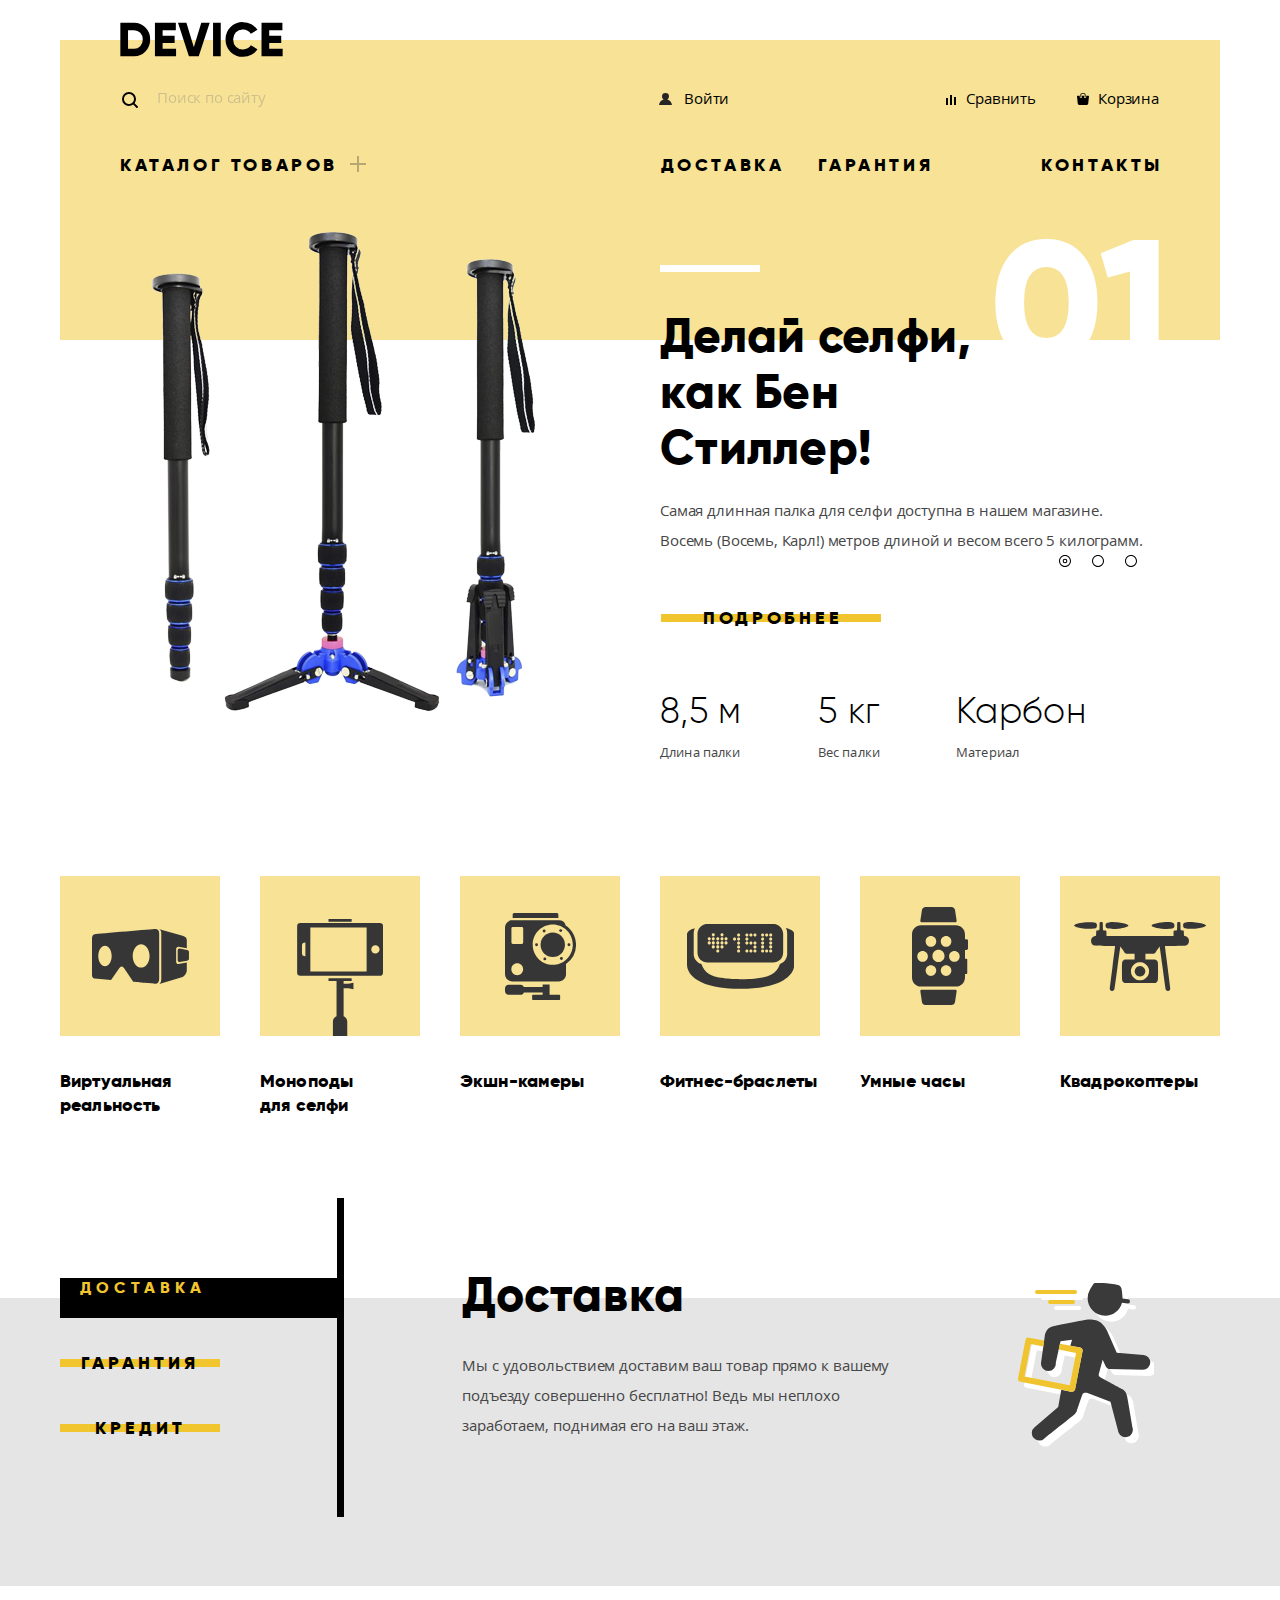
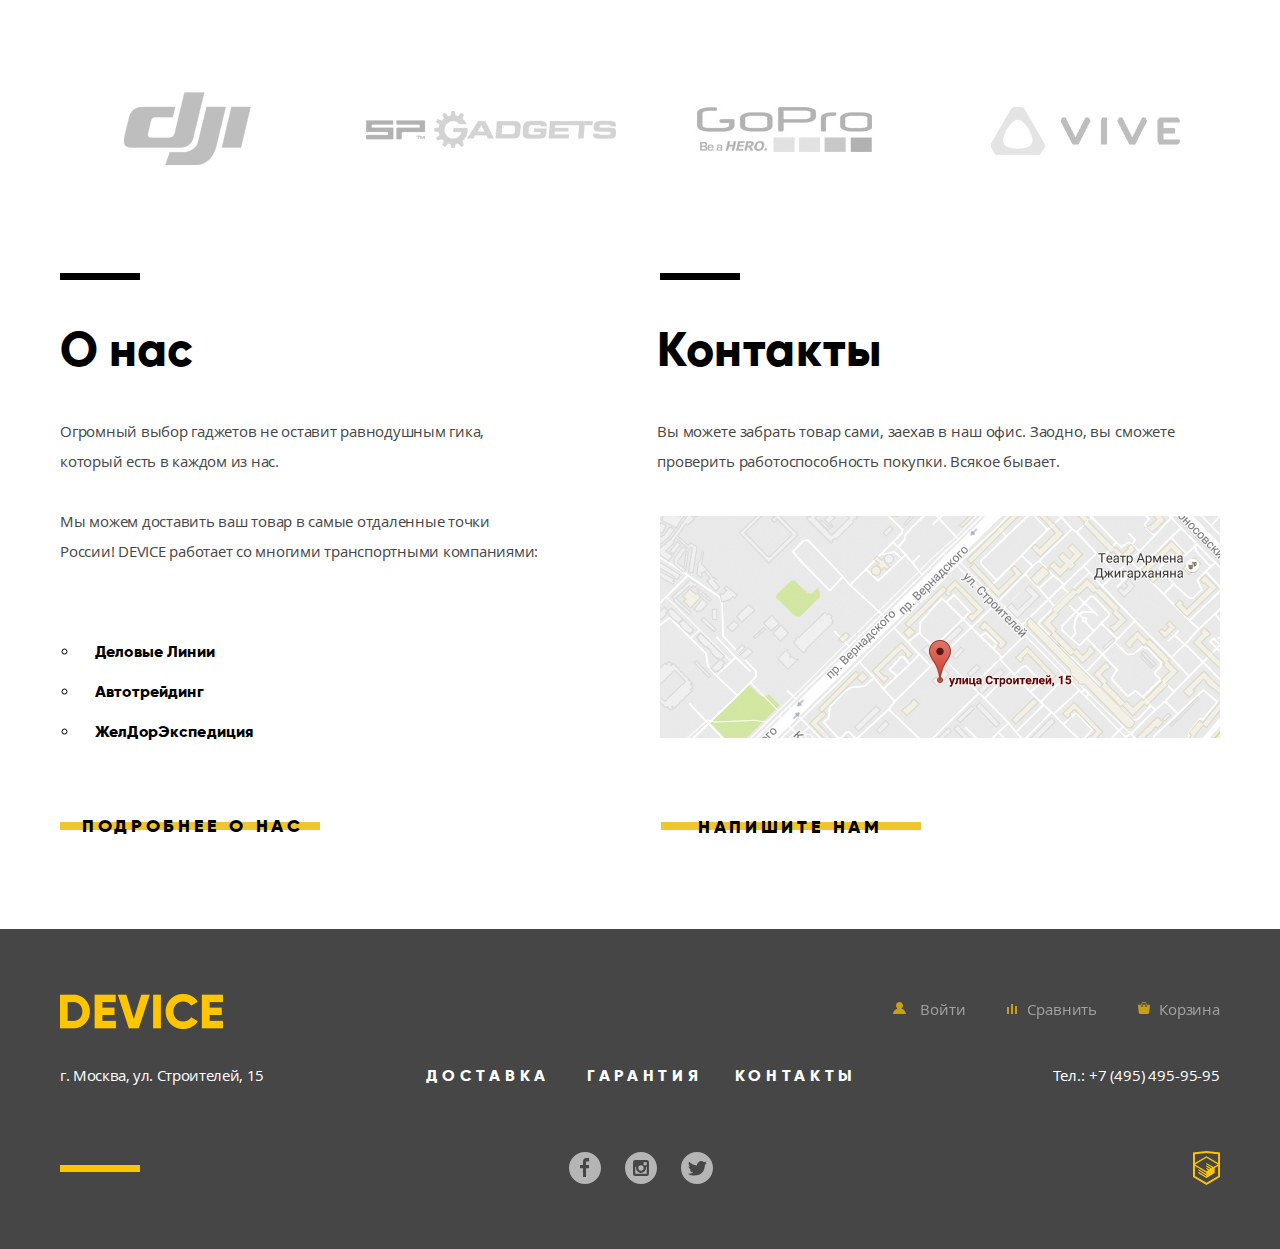
<file: 771177-device-26/index.html>
<!DOCTYPE html>
<html lang="ru">
  <head>
    <meta charset="utf-8">
    <title>HTML Academy: Девайс</title>
    <link rel="stylesheet" href="css/normalize.css">
    <link rel="stylesheet" href="css/main-min.css">
  </head>
  <body>
    <header class="header">
      <div class="container">
        <nav class="nav">
          <a class="header__logo">
            <img src="img/logo-device.svg" alt="Логотип компании Device" width="163" height="35">
          </a>
          <div class="navigation__line">
            <div class="header__search">
              <label class="visually-hidden" for="header-search-field">Поле поиска</label>
              <input class="header__search_field" type="search" name="search" placeholder="Поиск по сайту" id="header-search-field">
              <button type="submit">Найти</button>
            </div>
            <a href="#" class="login__btn login__btn_header">Войти</a>
            <a href="#" class="compare__btn compare__btn_header">Сравнить</a>
            <a href="#" class="cart__btn cart__btn_header">Корзина</a>
          </div>
          <ul class="topmenu">
            <li class="topmenu__item">
              <a href="catalog.html" class="topmenu__catalog">Каталог товаров</a>
              <div class="submenu">
                <ul class="submenu__column">
                  <li class="submenu__item"><a href="#">Виртуальная реальность</a></li>
                  <li class="submenu__item"><a href="index.html">Моноподы для селфи</a></li>
                  <li class="submenu__item"><a href="#">Экшн-камеры</a></li>
                </ul>
                <ul class="submenu__column">
                  <li class="submenu__item"><a href="#">Фитнеc-браслеты</a></li>
                  <li class="submenu__item"><a href="#">Умные часы</a></li>
                </ul>
                <ul class="submenu__column">
                  <li class="submenu__item"><a href="#">Квадрокоптеры</a></li>
                </ul>
              </div>
            </li>
            <li class="topmenu__item"><a href="#">Доставка</a></li>
            <li class="topmenu__item"><a href="#">Гарантия</a></li>
            <li class="topmenu__item"><a href="#">Контакты</a></li>
          </ul>
        </nav>
      </div>
    </header>
    <main>
      <h1 class="visually-hidden">Интернет-магазин электроники "Девайс"</h1>
      <section class="slider">
        <div class="container">
          <div class="selfie">
            <div class="selfie__img">
              <img src="img/slider-1.png" alt="Селфи палки" width="384" height="486">
            </div>
            <div class="selfie__content">
              <p class="selfie__title title">
                Делай селфи, как Бен Стиллер!
              </p>
              <p class="selfie__text">
                Самая длинная палка для селфи доступна в нашем магазине. Восемь (Восемь, Карл!) метров длиной и весом всего 5 килограмм.
              </p>
              <a href="#" class="selfie__more button">Подробнее</a>
              <dl class="selfie__parameters">
                <div>
                  <dt>8,5 м</dt>
                  <dd>Длина палки</dd>
                </div>
                <div>
                  <dt>5 кг</dt>
                  <dd>Вес палки</dd>
                </div>
                <div>
                  <dt>Карбон</dt>
                  <dd>Материал</dd>
                </div>
              </dl>
              <div class="selfie__radio">
                <span></span>
                <span></span>
                <span></span>
              </div>
            </div>
          </div>
          <div class="smartwatch">
            <div class="smartwatch__img">
              <img src="img/slider-2.png" alt="Смарт-часы" width="345" height="485">
            </div>
            <div class="smartwatch__content">
              <p class="smartwatch__title title">
                Худеем правильно!
              </p>
              <p class="smartwatch__text">
                Мотивирующие фитнес-браслеты помогут найти в себе силы не пропускать занятия и соблюдать диету.
              </p>
              <a href="#" class="smartwatch__more button">Подробнее</a>
              <dl class="smartwatch__parameters">
                <dt>48 часов</dt>
                <dd>Без подзарядки</dd>
              </dl>
              <div class="smartwatch__radio">
                <span></span>
                <span></span>
                <span></span>
              </div>
            </div>
          </div>
          <div class="drone">
            <div class="drone__img">
              <img src="img/slider-3.png" alt="Квадрокоптер" width="526" height="334">
            </div>
            <div class="drone__content">
              <p class="drone__title title">
                Порхает как бабочка, жалит как пчела!
              </p>
              <p class="drone__text">
                Этот обычный, на первый взгляд, квадрокоптер оснащен мощным лазером, замаскированным под стандартную камеру.
              </p>
              <a href="#" class="drone__more button">Подробнее</a>
              <dl class="drone__parameters">
                <div>
                  <dt>800 м</dt>
                  <dd>Дальность полета</dd>
                </div>
                <div>
                  <dt>50 м</dt>
                  <dd>Радиус поражения</dd>
                </div>
              </dl>
              <div class="drone__radio">
                <span></span>
                <span></span>
                <span></span>
              </div>
            </div>
          </div>
        </div>
      </section>
      <section class="products">
        <div class="container">
          <h2 class="visually-hidden">Товары нашего магазина</h2>
          <ul class="products__content">
            <li class="products__item">
              <a href="#" class="products__item-image">
                  <img src="img/popular-1.svg" alt="Очки виртуальной реальности" width="97" height="55">
              </a>
              <p class="produts__title">Виртуальная реальность</p>
            </li>
            <li class="products__item">
              <a href="index.html" class="products__item-image products__item-2">
                  <img src="img/popular-2.svg" width="86" height="117" alt="Монопод для селфи">
              </a>
              <p class="produts__title products__title_nd">Моноподы для селфи</p>
            </li>
            <li class="products__item">
              <a href="#" class="products__item-image">
                  <img src="img/popular-3.svg" width="71" height="87" alt="Экшн-камера">
              </a>
              <p class="produts__title">Экшн-камеры</p>
            </li>
            <li class="products__item">
              <a href="#" class="products__item-image">
                  <img src="img/popular-4.svg" width="107" height="65" alt="Фитнеc-браслеты">
              </a>
              <p class="produts__title">Фитнес-браслеты</p>
            </li>
            <li class="products__item">
              <a href="#" class="products__item-image">
                  <img src="img/popular-5.svg" width="56" height="98" alt="Смарт-часы">
              </a>
              <p class="produts__title">Умные часы</p>
            </li>
            <li class="products__item">
              <a href="#" class="products__item-image">
                  <img src="img/popular-6.svg" width="132" height="69" alt="Квадрокоптер">
              </a>
              <p class="produts__title">Квадрокоптеры</p>
            </li>
          </ul>
        </div>
      </section>
      <section class="slider-2">
        <div class="container">
          <div class="slider-2-separate">
            <div class="slider-2__navigation">
              <button type="button" class="delivery__menu delivery__menu_active button">Доставка</button>
              <button type="button" class="guarantee__menu button">Гарантия</button>
              <button type="button" class="credit__menu button">Кредит</button>
            </div>
            <div class="slider-2__content">
              <div class="delivery">
                <div class="delivery__content">
                  <h2 class="delivery__title title">
                    Доставка
                  </h2>
                  <p class="delivery__text">
                    Мы с удовольствием доставим ваш товар прямо к вашему подъезду совершенно бесплатно! Ведь мы неплохо заработаем, поднимая его на ваш этаж.
                  </p>
                  <img src="img/delivery.svg" width="136" height="164" alt="Курьер">
                </div>
              </div>
              <div class="guarantee">
                <div class="guarantee__content">
                  <h2 class="guarantee__title title">
                    Гарантия
                  </h2>
                  <p class="guarantee__text">
                    Если из-за возгорания купленного у нас товара у вас сгорит дом — не переживайте, мы выдадим вам новый. Товар, не дом, конечно же.
                  </p>
                  <img src="img/warranty.svg" width="171" height="194" alt="Инструменты символизирующие ремонт по гарантии">
                </div>
              </div>
              <div class="credit">
                <div class="credit__content">
                  <h2 class="credit__title title">
                    Кредит
                  </h2>
                  <p class="credit__text">
                    Залезть в долговую яму стало проще! Кредитные консультанты подберут для вас наиболее выгодные условия кредита. Выгодные для нашего банка, разумеется.
                  </p>
                  <img src="img/credit.svg" width="156" height="186" alt="Изображение человека с кредитной картой">
                </div>
              </div>
            </div>
          </div>
        </div>
      </section>
      <section class="brands">
        <div class="container">
          <ul class="brands__list"> <!-- Ховером добавяться цветные картинки -->
            <li class="brands__item">
              <a href="https://www.dji.com/">
                <img src="img/logo-1-colored.jpg" width="260" height="100" alt="Логотип компании DJI">
              </a>
            </li>
            <li class="brands__item">
              <a href="http://www.sp-gadgets.com/">
                <img src="img/logo-2-colored.jpg" width="260" height="100" alt="Логотип компании SP Gadgets">
              </a>
            </li>
            <li class="brands__item">
              <a href="https://gopro.com/en/us/">
                <img src="img/logo-3-colored.jpg" width="260" height="100" alt="Логотип компании GoPro">
              </a>
            </li>
            <li class="brands__item">
              <a href="https://www.vive.com/eu/">
                <img src="img/logo-4-colored.jpg" width="260" height="100" alt="Логотип компании Vive">
              </a>
            </li>
          </ul>
        </div>
      </section>
      <section class="about-us">
        <div class="container">
          <div class="about">
            <h2 class="about__title title">
              О нас
            </h2>
            <p class="about__text">
              Огромный выбор гаджетов не оставит равнодушным гика, который есть в каждом из нас.
            </p>
            <p class="about__text">
              Мы можем доставить ваш товар в самые отдаленные точки России! DEVICE работает со многими транспортными компаниями:
            </p>
            <ul class="about__list">
              <li class="about__item">
                Деловые Линии
              </li>
              <li class="about__item">
                Автотрейдинг
              </li>
              <li class="about__item">
                ЖелДорЭкспедиция
              </li>
            </ul>
            <a href="#" class="about__more button">
              Подробнее о нас
            </a>
          </div>
          <div class="contacts">
            <h2 class="contacts__title title">
              Контакты
            </h2>
            <p class="contacts__text">
              Вы можете забрать товар сами, заехав в наш офис. Заодно, вы сможете проверить работоспособность покупки. Всякое бывает.
            </p>
            <div class="contacts__map"> <!-- Рабочая карта со скрипта -->
              <a href="https://www.google.com.ua/maps/place/%D0%A8%D0%BA%D0%BE%D0%BB%D0%B0+%E2%84%96+118/@55.687057,37.5249053,17z/data=!4m12!1m6!3m5!1s0x46b54cf647eb9329:0x46f17e1ac059155e!2z0JTRgNCw0LzQsNGC0LjRh9C10YHQutC40Lkg0KLQtdCw0YLRgCAi0JLQtdGA0L3QsNC00YHQutC-0LPQviwgMTMi!8m2!3d55.687054!4d37.527094!3m4!1s0x46b54cf6f5f5c4ad:0xbce6da52bb328417!8m2!3d55.6869115!4d37.5296362?hl=ru">
                <img src="img/map.jpg" width="560" height="222" alt="Карта офиса по адресу улица Строителей, 15" class="contact__map">
              </a>
            </div>
            <a href="/write-us.html" class="contacts__write button">Нaпишите нам</a>
          </div>
        </div>
      </section>
    </main>
    <footer class="footer">
      <div class="container">
        <div class="footer__navigation">
          <a class="footer__logo">
            <img src="img/logo-y.png" alt="Логотип компании Device" width="163" height="35">
          </a>
          <div class="footer__navigation-menu">
            <a href="#" class="login__btn login__btn_footer">Войти</a>
            <a href="#" class="compare__btn compare__btn_footer">Сравнить</a>
            <a href="#" class="cart__btn cart__btn_footer">Корзина</a>
          </div>
        </div>
        <div class="footer__menu">
          <p class="footer__address">г. Москва, ул. Строителей, 15</p>
          <ul class="navigation__pages">
            <li class="navigation__item"><a href="#">Доставка</a></li>
            <li class="navigation__item"><a href="#">Гарантия</a></li>
            <li class="navigation__item"><a href="#">Контакты</a></li>
          </ul>
          <a href="tel:+74954959595" class="footer__phone">Тел.: +7 (495) 495-95-95</a>
        </div>
        <div class="foonter__contact">
          <div class="footer__contact-line"></div>
          <ul class="footer__contacts">
            <li><a href="#" class="social__icons social__icons_fb" aria-label="Интернет-магазин Девайс на фейсбуке"></a></li>
            <li><a href="#" class="social__icons social__icons_instagram" aria-label="Интернет-магазин Девайс в инстаграме"></a></li>
            <li><a href="#" class="social__icons social__icons_twitter" aria-label="Интернет-магазин Девайс в твиттере"></a></li>
          </ul>
          <a class="footer__academy" href="https://htmlacademy.ru/intensive/htmlcss" aria-label="Страница HTML Академии"></a>
        </div>
      </div>
    </footer>

    <!-- Модальное окно обратной связи -->

    <section class="modal contact__form" id="contact-form">
      <p class="visually-hidden">Форма обратной связи</p>
      <form action="#" method="POST">
        <p class="contact__name">
          <label for="contact-form-name">
            Ваше имя:
            <input type="text" name="name" value="" placeholder="Имя Фамилия" id="contact-form-name">
          </label>
          <label for="contact-form-email">
            Ваш e-mail:
            <input type="email" name="email" value="" placeholder="email@example.com" id="contact-form-email">
          </label>
        </p>
        <p class="contact__text-area">
          <label for="contact-form-message">
            Текст письма:
            <textarea class="textarea" name="message" maxlength="900" placeholder="В свободной форме" id="contact-form-message" cols="20" rows="10"></textarea>
          </label>
        </p>
        <button class="button popup__btn" type="submit">Отправить</button>
      </form>
      <button class="popup__close" aria-label="Кнопка закрытия модального окна" type="button"></button>
    </section>

    <!-- Модальное окно карты магазина -->

    <section class="modal map__form" id="map-form">
      <iframe src="https://www.google.com/maps/embed?pb=!1m18!1m12!1m3!1d5048.95079751153!2d37.525704557498244!3d55.688436582435614!2m3!1f0!2f0!3f0!3m2!1i1024!2i768!4f13.1!3m3!1m2!1s0x46b54cf65f5c8955%3A0x694710ccd55501e!2z0YPQuy4g0KHRgtGA0L7QuNGC0LXQu9C10LksIDE1LCDQnNC-0YHQutCy0LAsINCg0L7RgdGB0LjRjywgMTE5MzEx!5e0!3m2!1sru!2sua!4v1572797413524!5m2!1sru!2sua" allowfullscreen=""></iframe>        <p><img class="contact__map" src="img/map-big.png" width="960" height="559" alt="Карта офиса по адресу улица Строителей, 15" ></p>
      <button class="popup__close" aria-label="Кнопка закрытия модального окна" type="button"></button>
    </section>

    <script src="js/contact-min.js"></script>
    <script src="js/map-min.js"></script>

  </body>
</html>
</file>
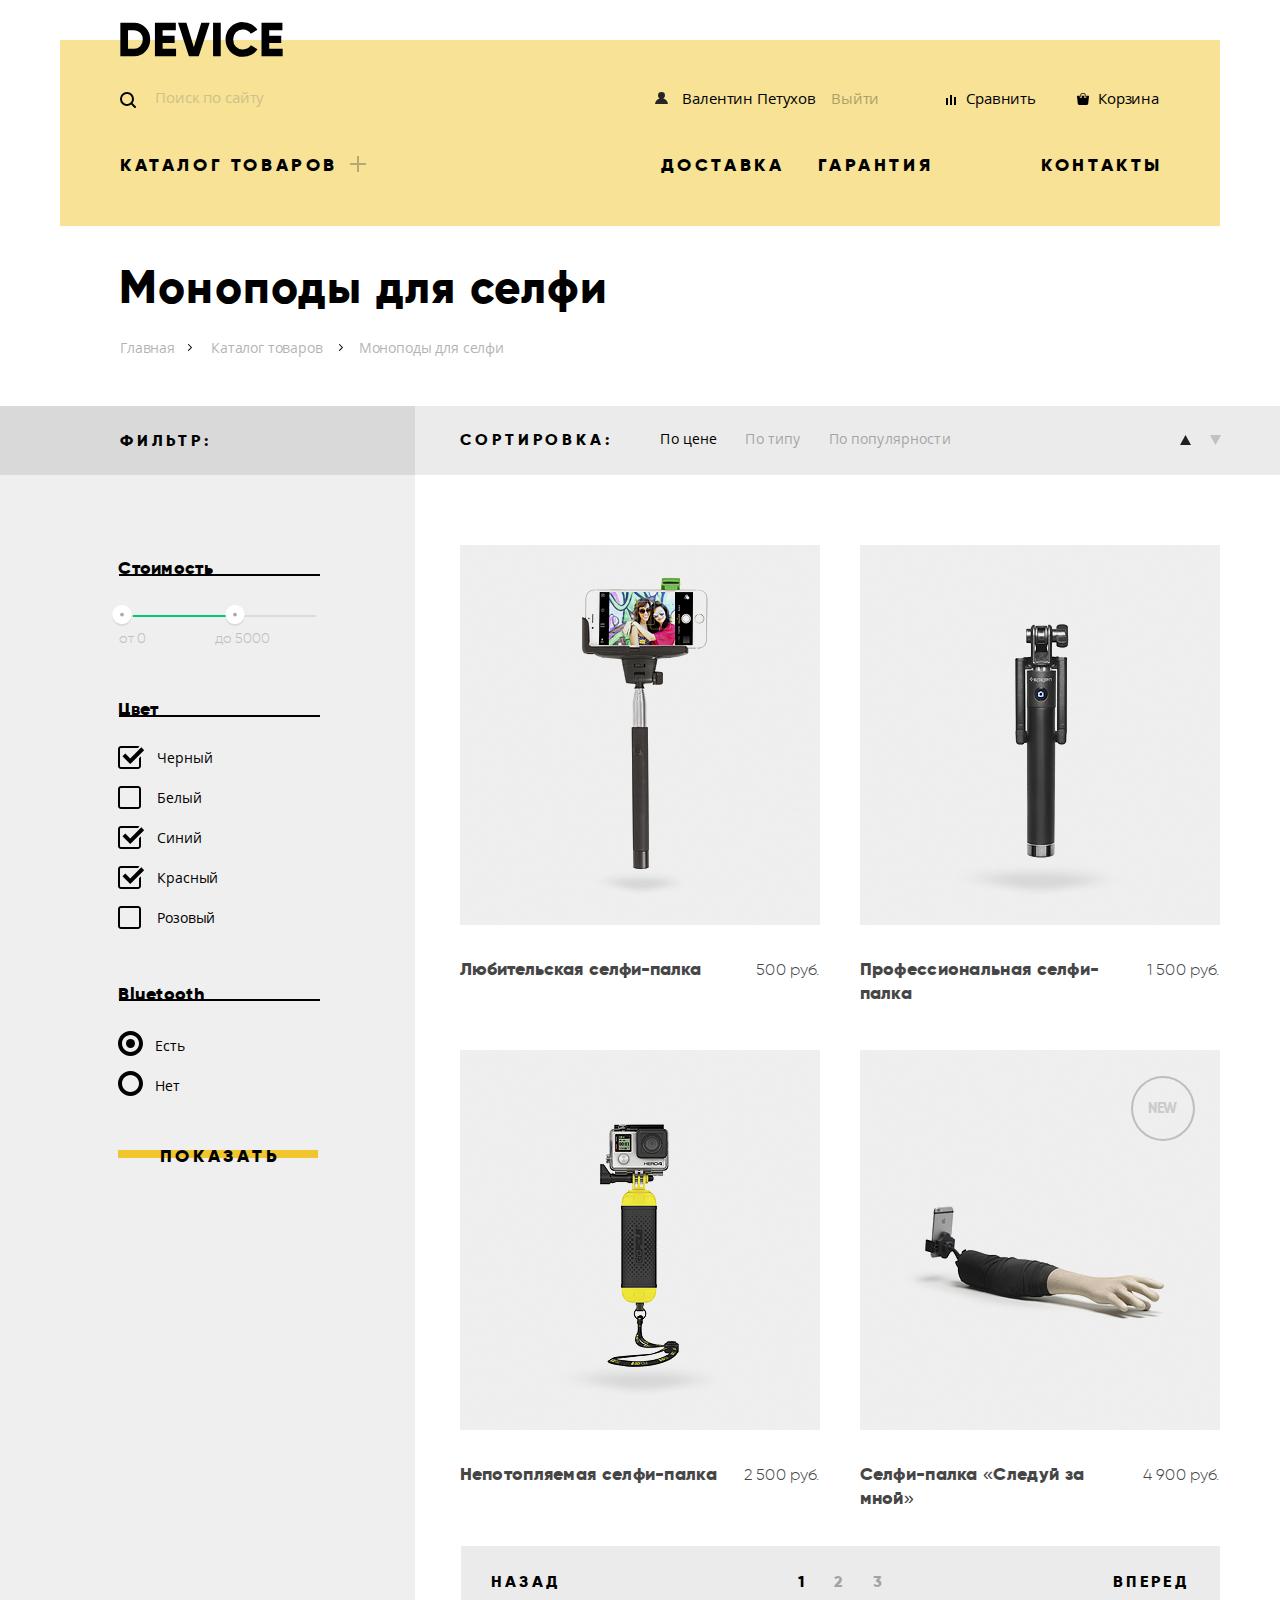
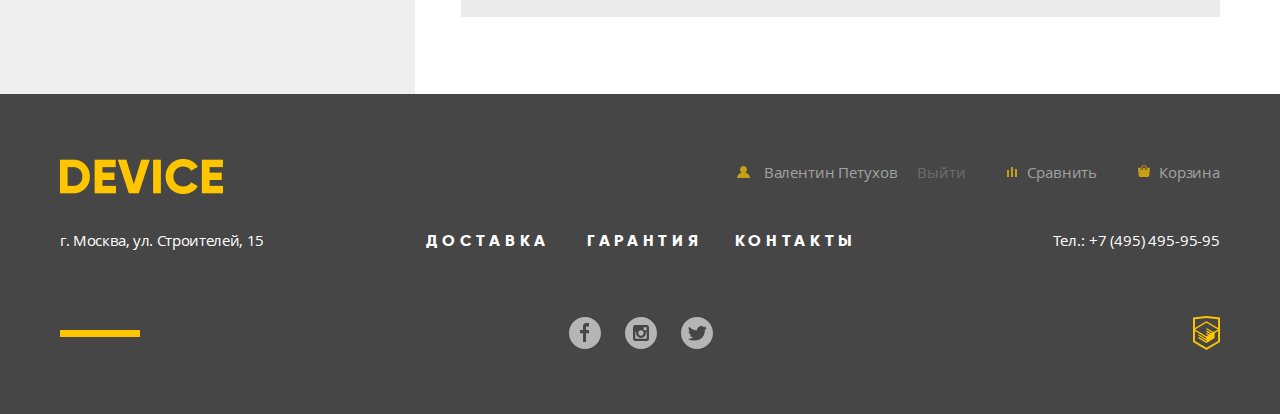
<file: 771177-device-26/catalog.html>
<!DOCTYPE html>
<html lang="ru">
  <head>
    <meta charset="utf-8">
    <title>HTML Academy: Девайс - Каталог товаров</title>
    <link rel="stylesheet" href="css/normalize.css">
    <link rel="stylesheet" href="css/main-min.css">
  </head>
  <body>
    <header class="header__inner">
      <div class="container">
        <nav class="nav">
          <a href="index.html" class="header__logo">
            <img src="img/logo-device.svg" alt="Логотип компании Device" width="163" height="35">
          </a>
          <div class="navigation__line">
            <div class="header__search">
              <label class="visually-hidden" for="header-search-field">Поле поиска</label>
              <input class="header__search_field" type="search" name="search" placeholder="Поиск по сайту" id="header-search-field">
              <button type="submit">Найти</button>
            </div>
            <a href="index.html" class="header__profile header__profile_button">Валентин Петухов</a>
            <a href="#" class="logout__btn">Выйти</a>
            <a href="#" class="compare__btn compare__btn_header">Сравнить</a>
            <a href="#" class="cart__btn cart__btn_header">Корзина</a>
          </div>
          <ul class="topmenu">
            <li class="topmenu__item">
              <a href="catalog.html" class="topmenu__catalog">Каталог товаров</a>
              <div class="submenu">
                <ul class="submenu__column">
                  <li class="submenu__item"><a href="#">Виртуальная реальность</a></li>
                  <li class="submenu__item"><a href="#">Моноподы для селфи</a></li>
                  <li class="submenu__item"><a href="#">Экшн-камеры</a></li>
                </ul>
                <ul class="submenu__column">
                  <li class="submenu__item"><a href="#">Фитнеc-браслеты</a></li>
                  <li class="submenu__item"><a href="#">Умные часы</a></li>
                </ul>
                <ul class="submenu__column">
                  <li class="submenu__item"><a href="#">Квадрокоптеры</a></li>
                </ul>
              </div>
            </li>
            <li class="topmenu__item"><a href="#">Доставка</a></li>
            <li class="topmenu__item"><a href="#">Гарантия</a></li>
            <li class="topmenu__item"><a href="#">Контакты</a></li>
          </ul>
        </nav>
      </div>
    </header>
    <main>
      <h1 class="visually-hidden">Каталог товаров</h1>
      <section class="main__title">
        <div class="container">
          <h1 class="catalog__title title">Моноподы для селфи</h1>
          <ul class="pages">
            <li class="pages__item">
              <a href="index.html" class="pages-main">Главная</a>
            </li>
            <li class="pages__item">
              <a href="catalog.html" class="pages__catalog">Каталог товаров</a>
            </li>
            <li class="pages__item">
              <a class="pages__selfie">Моноподы для селфи</a>
            </li>
          </ul>
        </div>
      </section>
      <section class="content__nav">
        <div class="container">
          <p class="filter__title">Фильтр:</p>
          <p class="content__title">Сортировка:</p>
          <ul class="content__sort">
            <li class="content__sort_item"><a href="#">По цене</a></li>
            <li class="content__sort_item"><a href="#">По типу</a></li>
            <li class="content__sort_item"><a href="#">По популярности</a></li>
            <li class="content__arrow content__arrow_up"><span></span></li>
            <li class="content__arrow content__arrow_down"><span></span></li>
            <!-- Место кнопок для навигации между страницами реализуемые с помощью CSS -->
          </ul>
        </div>
      </section>
      <section class="shop">
        <div class="container">
          <div class="filters">
            <form action="https://echo.htmlacademy.ru/" method="POST">
              <fieldset class="price">
                <legend class="price__title">Стоимость</legend>
                <div class="price__scale">
                  <div class="price__scale price__scale_line">
                    <div class="price__scale price__scale_inner">
                      <div class="price__scale price__scale_active"></div>
                    </div>
                    <div class="price__button price__button_min"></div>
                    <div class="price__button price__button_max"></div>
                  </div>
                  <div class="price__value">
                    <label class="price__value-min" for="price__min">от<input id="price__min" type="text" value="0" placeholder="0" aria-label="Минимальная стоимость товара"></label>
                    <label class="price__value-max" for="price__max">до<input id="price__max" type="text" value="5000" placeholder="5000" aria-label="Максимальная стоимость товара"></label>
                  </div>
                </div>
              </fieldset>
              <fieldset class="color">
                <legend class="color__title">Цвет</legend>
                <ul class="color__list">
                  <li class="color__item">
                    <label for="form-color-black">
                      <input type="checkbox" name="color" value="black" checked id="form-color-black" aria-label="Цвет товара черный">
                      <span class="check__box"></span>
                      Черный
                    </label>
                  </li>
                  <li class="color__item">
                    <label for="form-color-white">
                      <input type="checkbox" name="color" value="white" id="form-color-white" aria-label="Цвет товара белый">
                      <span class="check__box"></span>
                      Белый
                    </label>
                  </li>
                  <li class="color__item">
                    <label for="form-color-blue">
                      <input type="checkbox" name="color" value="blue" checked id="form-color-blue" aria-label="Цвет товара синий">
                      <span class="check__box"></span>
                      Синий
                    </label>
                  </li>
                  <li class="color__item">
                    <label for="form-color-red">
                      <input type="checkbox" name="color" value="red" checked id="form-color-red" aria-label="Цвет товара красный">
                      <span class="check__box"></span>
                      Красный
                    </label>
                  </li>
                  <li class="color__item">
                    <label for="form-color-pink">
                      <input type="checkbox" name="color" value="pink" id="form-color-pink" aria-label="Цвет товара розовый">
                      <span class="check__box"></span>
                      Розовый
                    </label>
                  </li>
                </ul>
              </fieldset>
              <fieldset class="bluetooth">
                <legend class="bluetooth__title">Bluetooth</legend>
                <ul class="bluetooth__list">
                  <li class="bluetooth__item">
                    <label for="form-bluetooth-yes">
                      <input name="bluetooth" type="radio" value="availible" checked id="form-bluetooth-yes" aria-label="Наличин блютус да">
                      <span class="radio__btn"></span>
                      Есть
                    </label>
                  </li>
                  <li class="bluetooth__item">
                    <label for="form-bluetooth-no">
                      <input name="bluetooth" type="radio" value="notavailible" id="form-bluetooth-no" aria-label="Наличин блютус нет">
                      <span class="radio__btn"></span>
                      Нет
                    </label>
                  </li>
                </ul>
              </fieldset>
              <button type="submit" class="form__btn button">Показать</button>
            </form>
          </div>
          <div class="content">
            <ul class="content__list">
              <li class="content__item">
                <img src="img/item-1.jpg" alt="Монопод для селфи" width="360" height="380">
                <div class="content__overlay">
                  <a href="#" class="button overlay__button">В Корзину</a>
                  <a href="#" class="overlay__add">Добавить к сравнению</a>
                </div>
                <div class="content__description">
                  <p>Любительская селфи-палка</p>
                  <span>500 руб.</span>
                </div>
              </li>
              <li class="content__item">
                <img src="img/item-2.jpg" alt="Монопод для селфи" width="360" height="380">
                <div class="content__overlay">
                  <a href="#" class="button overlay__button">В Корзину</a>
                  <a href="#" class="overlay__add">Добавить к сравнению</a>
                </div>
                <div class="content__description">
                  <p>Профессиональная селфи-палка</p>
                  <span>1 500 руб.</span>
                </div>
              </li>
              <li class="content__item">
                <img src="img/item-3.jpg" alt="Монопод для селфи" width="360" height="380">
                <div class="content__overlay">
                  <a href="#" class="button overlay__button">В Корзину</a>
                  <a href="#" class="overlay__add">Добавить к сравнению</a>
                </div>
                <div class="content__description">
                  <p>Непотопляемая селфи-палка</p>
                  <span>2 500 руб.</span>
                </div>
              </li>
              <li class="content__item">
                <img src="img/item-4.jpg" alt="Монопод для селфи" width="360" height="380">
                <div class="content__overlay">
                  <a href="#" class="button overlay__button">В Корзину</a>
                  <a href="#" class="overlay__add">Добавить к сравнению</a>
                </div>
                <div class="content__description">
                  <p>Селфи-палка «Следуй за мной»</p>
                  <span>4 900 руб.</span>
                </div>
              </li>
            </ul>
            <div class="pagination">
              <ul class="pagination__list">
                <li class="pagination__item"><a href="#" class="pagination__back">Назад</a></li>
                <li class="pagination__item"><a href="#" class="pagination__pages pagination__pages_first">1</a></li>
                <li class="pagination__item"><a href="#" class="pagination__pages">2</a></li>
                <li class="pagination__item"><a href="#" class="pagination__pages">3</a></li>
                <li class="pagination__item"><a href="#" class="pagination__further">Вперед</a></li>
              </ul>
            </div>
          </div>
        </div>
      </section>
    </main>
    <footer class="footer">
      <div class="container">
        <div class="footer__navigation">
          <a class="footer__logo">
            <img src="img/logo-y.png" alt="Логотип компании Device" width="163" height="35">
          </a>
          <div class="footer__navigation_menu">
            <a href="index.html" class="footer__profile footer__profile_button">Валентин Петухов</a>
            <a href="#" class="logout__btn logout__btn_footer">Выйти</a>
            <a href="#" class="compare__btn compare__btn_footer">Сравнить</a>
            <a href="#" class="cart__btn cart__btn_footer">Корзина</a>
          </div>
        </div>
        <div class="footer__menu">
          <p class="footer__address">г. Москва, ул. Строителей, 15</p>
          <ul class="navigation__pages">
            <li class="navigation__item"><a href="#">Доставка</a></li>
            <li class="navigation__item"><a href="#">Гарантия</a></li>
            <li class="navigation__item"><a href="#">Контакты</a></li>
          </ul>
          <a href="tel:+74954959595" class="footer__phone">Тел.: +7 (495) 495-95-95</a>
        </div>
        <div class="foonter__contact">
          <div class="footer__contact-line"></div>
          <ul class="footer__contacts">
            <li><a href="#" class="social__icons social__icons_fb" aria-label="Интернет-магазин Девайс на фейсбуке"></a></li>
            <li><a href="#" class="social__icons social__icons_instagram" aria-label="Интернет-магазин Девайс в инстаграме"></a></li>
            <li><a href="#" class="social__icons social__icons_twitter" aria-label="Интернет-магазин Девайс в твиттере"></a></li>
          </ul>
          <a class="footer__academy" href="https://htmlacademy.ru/intensive/htmlcss" aria-label="Страница HTML Академии"></a>
        </div>
      </div>
    </footer>
  </body>
</html>
</file>
<file: 771177-device-26/css/main-min.css>
@font-face{font-family:'Gilroy-bold';src:url('../fonts/gilroyextrabold.woff2') format('woff2'),url('../fonts/gilroyextrabold.woff') format('woff')}@font-face{font-family:'Gilroy-light';src:url('../fonts/gilroylight.woff2') format('woff2'),url('../fonts/gilroylight.woff') format('woff')}@font-face{font-family:'Open-sans';src:url('../fonts/opensans.woff2') format('woff2'),url('../fonts/opensans.woff') format('woff')}@font-face{font-family:'Open-sans-light';src:url('../fonts/opensanslight.woff2') format('woff2'),url('../fonts/opensanslight.woff') format('woff')}body{margin:0;padding:0;font-family:"Open-sans",Arial,sans-serif;font-size:15px;line-height:30px;font-weight:300;letter-spacing:-0.15px;color:#464646;min-width:1160px}.visually-hidden{position:absolute;width:1px;height:1px;margin:-1px;border:0;padding:0;clip:rect(0 0 0 0);overflow:hidden}.container{width:1160px;margin:0 auto;position:relative}.nav{background-color:#f7e296;margin-top:40px;position:relative;padding-bottom:145px}.header__inner .nav{padding-bottom:31px}.header__logo{position:absolute;top:-18px;left:60px}.header__logo:hover,.header__logo:focus,.footer__logo:hover,.footer__logo:focus{opacity:0.6;transition:0.2s ease}.header__logo:active,.footer__logo:active{opacity:0.3}.header__search_field{opacity:0.3;font-family:"Open-sans",Arial,sans-serif;font-style:normal;letter-spacing:-0.15px;text-align:left;background:transparent;border:0;width:356px;border-bottom:2px solid transparent;padding-bottom:10px}.header__search::before{content:url("../img/search.svg");display:flex;opacity:1;width:16px;height:16px;position:absolute;top:5px;left:-33px}.header__search_field:hover{opacity:0.6}.header__search_field:focus{color:#000000;border-bottom:2px solid #000000;opacity:1}.header__search{position:relative;margin-top:42px;margin-right:173px}.header__search button{border:solid 2px #000000;font-size:15px;opacity:0;background-color:transparent;padding:14px 18px;left:355px;position:absolute;top:-13px}.header__search_field:focus + button{opacity:1}.header__search button:hover,.header__search button:focus{color:#ffffff;background-color:#000000;transition:0.3s ease}.header__search button:active{opacity:1;color:rgba(255,255,255,0.3)}.login__btn:hover,.login__btn:focus,.compare__btn:hover,.compare__btn:focus,.cart__btn:hover,.cart__btn:focus,.logout__btn:hover,.logout__btn:focus,.header__profile_button:hover,.header__profile_button:focus{opacity:0.6;transition:0.2s ease}.login__btn:active,.compare__btn:active,.cart__btn:active,.logout__btn:active,.header__profile_button:active{opacity:0.3}.login__btn_header,.compare__btn_header,.cart__btn_header,.logout__btn,.header__profile_button{color:#000000;position:relative;text-decoration:none}.login__btn_header{margin-right:237px}.logout__btn{margin-right:87px;opacity:0.3}.header__profile_button{margin-right:15px;position:relative}.header__profile_button::before{content:url("../img/user.svg");opacity:1;width:13px;height:12px;position:absolute;top:0;left:-27px}.login__btn_header::before{content:url("../img/user.svg");opacity:1;width:13px;height:12px;position:absolute;top:1px;left:-25px}.compare__btn_header{margin-right:62px}.compare__btn_header::before{content:url("../img/compare.svg");opacity:1;width:10px;height:10px;position:absolute;top:1px;left:-20px}.cart__btn_header{margin-right:61px}.cart__btn_header::before{content:url("../img/cart.svg");opacity:1;width:12px;height:12px;position:absolute;top:1px;left:-21px}.navigation__line{display:flex;justify-content:flex-end}.login__btn_header,.compare__btn_header,.cart__btn_header,.logout__btn,.header__profile_button{margin-top:43px;letter-spacing:-0.15px}.topmenu{margin-top:32px;letter-spacing:3.6px;display:flex;justify-content:flex-end;padding:0}.topmenu__item:last-child{margin-right:27px}.topmenu__item:nth-child(3){margin-right:48px}.topmenu__item:nth-child(2){margin-right:-26px}.topmenu__item:first-child{margin-right:auto;margin-left:30px}.topmenu__catalog{position:relative}.topmenu__catalog::after{content:url("../img/plus.svg");position:absolute;width:16px;height:16px;opacity:0.3;top:12px;left:260px}.topmenu__item,.submenu__item{list-style:none}.topmenu__item a:hover,.topmenu__item a:focus{opacity:0.6;transition:0.2s ease}.topmenu__item a:active{opacity:0.3}.topmenu__item{position:relative}.topmenu__item > a{font-family:"Gilroy-bold",Tahoma,sans-serif;text-transform:uppercase;font-size:18px;; font-weight:bold;color:#000000;padding:15px 30px;text-decoration:none}.submenu{position:absolute;left:-30px;top:100%;z-index:5;opacity:0;transform:scaleY(0);transform-origin:0 0;transition:.5s ease-in-out;background-color:#f7e296;display:flex;padding:0;padding-bottom:37px;width:1160px}.submenu__item{font-size:15px;letter-spacing:-0.15px;margin-bottom:6px}.submenu__column{min-width:182px;margin-left:60px;margin-top:15px;padding:0}.submenu a{font-family:"Open-sans",Arial,sans-serif;text-align:left;color:#000000;font-size:15px;border-bottom:1px solid rgba(255,255,255,.1);text-decoration:none}.topmenu__item:hover .submenu,.topmenu__item:focus .submenu{opacity:1;transform:scaleY(1);transition:0.2s ease}.selfie,.smartwatch,.drone{display:flex;min-height:486px;margin-top:-112px;margin-left:91px}.selfie::before,.smartwatch::before,.drone::before{content:"";display:flex;position:absolute;width:100px;height:7px;background:#fff;left:600px;opacity:1;top:37px}.selfie::after{content:"01";position:absolute;font-family:"Gilroy-bold",Tahoma,sans-serif;font-size:179px;left:930px;top:61px;color:#fff}.smartwatch::after{content:"02";position:absolute;font-family:"Gilroy-bold",Tahoma,sans-serif;font-size:179px;left:930px;top:61px;color:#fff}.drone::after{content:"03";position:absolute;font-family:"Gilroy-bold",Tahoma,sans-serif;font-size:179px;left:930px;top:61px;color:#fff}.selfie__radio,.smartwatch__radio,.drone__radio{position:absolute;top:327px;left:999px;display:flex;justify-content:space-between;width:78px;height:12px}.selfie__radio span:first-child{display:flex;width:12px;height:12px;background:url("../img/slider-button.svg") no-repeat}.selfie__radio span:nth-child(2){display:flex;width:12px;height:12px;background:url("../img/slider-button-empty.svg") no-repeat}.selfie__radio span:last-child{display:flex;width:12px;height:12px;background:url("../img/slider-button-empty.svg") no-repeat}.smartwatch__radio span:first-child{display:flex;width:12px;height:12px;background:url("../img/slider-button-empty.svg") no-repeat}.smartwatch__radio span:nth-child(2){display:flex;width:12px;height:12px;background:url("../img/slider-button.svg") no-repeat}.smartwatch__radio span:last-child{display:flex;width:12px;height:12px;background:url("../img/slider-button-empty.svg") no-repeat}.drone__radio span:first-child{display:flex;width:12px;height:12px;background:url("../img/slider-button-empty.svg") no-repeat}.drone__radio span:nth-child(2){display:flex;width:12px;height:12px;background:url("../img/slider-button-empty.svg") no-repeat}.drone__radio span:last-child{display:flex;width:12px;height:12px;background:url("../img/slider-button.svg") no-repeat}.smartwatch::after{content:"02";position:absolute;font-family:"Gilroy-bold",Tahoma,sans-serif;font-size:179px;left:839px;top:61px;color:#fff}.drone::after{content:"03";position:absolute;font-family:"Gilroy-bold",Tahoma,sans-serif;font-size:179px;left:839px;top:61px;color:#fff}.title{font-family:"Gilroy-bold",Tahoma,sans-serif;font-size:47.5px;letter-spacing:0.3px;text-align:left;color:#000000}.selfie__title,.smartwatch__title,.drone__title{max-width:400px;line-height:56px;margin-left:125px;margin-top:80px;margin-bottom:0}.drone__title{position:relative;z-index:1}.drone__content{margin-left:-85px}.drone__img{margin-left:-55px}.drone__title{max-width:550px}.selfie__text,.smartwatch__text,.drone__text{position:relative;margin-left:125px;margin-top:19px;margin-bottom:48px;max-width:490px}.button{font-family:"Gilroy-bold",Tahoma,sans-serif;width:160px;min-height:40px;letter-spacing:3.7px;text-align:center;color:#000000;text-transform:uppercase}.smartwatch__content{margin-left:40px}.selfie__more,.smartwatch__more,.drone__more{margin-left:168px;font-size:18px;position:relative;z-index:1;text-decoration:none}.selfie__more::before,.smartwatch__more::before,.drone__more::before{content:"";display:flex;background-color:#f0c52e;width:220px;height:8px;position:absolute;top:7px;left:-42px;z-index:-1}.selfie__more:hover::before,.selfie__more:focus::before{content:"";display:flex;background-color:#f0c52e;width:220px;height:40px;position:absolute;top:-10px;left:-42px;z-index:-1;transition:0.2s ease}.selfie__more:active,.smartwatch__more:active,.drone__more:active{color:rgba(0,0,0,0.3)}.selfie__parameters,.smartwatch__parameters,.drone__parameters{display:flex;margin-left:125px;margin-top:63px}.smartwatch__parameters{display:block}.selfie__parameters div,.smartwatch__parameters,.drone__parameters{margin-right:76px}.selfie__parameters dt,.smartwatch__parameters dt,.drone__parameters dt{font-family:"Gilroy-light",Tahoma,sans-serif;font-size:36px;letter-spacing:0.36px;text-align:left;color:#000000}.selfie__parameters dd,.smartwatch__parameters dd,.drone__parameters dd{font-family:"Open-sans",Arial,sans-serif;font-size:13px;letter-spacing:0.13px;text-align:left;color:#464646}.selfie__parameters dd,.smartwatch__parameters dd,.drone__parameters dd{margin-top:11px;margin-left:0}.drone__parameters div{margin-right:40px}.smartwatch,.drone{display:none}.products__item{list-style:none;width:160px;height:160px}.products__content{display:flex;justify-content:space-between;position:static;margin-top:94px;padding:0;margin-bottom:100px}.products__item:hover .products__item-image,.products__item:focus .products__item-image,.products__item:hover .products__item-image img,.products__item:focus .products__item-image img{background-color:#f0c52e;transition:0.2s ease}.products__item-image{display:flex;width:160px;height:160px;background-color:#f7e296;align-items:center;justify-content:center}.products__item-2{display:flex;align-items:flex-end}.products__item img{background-color:#f7e296}.produts__title{font-family:"Gilroy-bold",Tahoma,sans-serif;font-size:18px;color:#000000;margin-top:33px;line-height:24px;letter-spacing:0.15px}.products__title_nd{max-width:120px}.products__item:active img,.products__title:hover,.products__title:focus{opacity:0.3;transition:0.2s ease}.slider-2{background-color:#e5e5e5;position:relative;margin-top:262px;padding-bottom:113px}.slider-2-separate{display:flex}.slider-2__navigation{display:flex;flex-direction:column;position:relative}.slider-2__navigation::after{content:"";display:flex;background-color:#000000;width:7px;height:319px;position:absolute;top:-100px;left:277px;z-index:1}.guarantee__menu,.credit__menu{font-family:"Gilroy-bold",Tahoma,sans-serif;font-size:18px;letter-spacing:4px;text-transform:uppercase;color:#000000;background:transparent;border:none;position:relative;z-index:1;margin-bottom:25px}.guarantee__menu::before,.credit__menu::before{content:"";display:flex;background-color:#f0c52e;width:160px;height:8px;position:absolute;top:16px;left:0;z-index:-1}.guarantee__menu:hover::before,.guarantee__menu:focus::before,.credit__menu:hover::before,.credit__menu:focus::before{content:"";display:flex;background-color:#f0c52e;width:160px;height:40px;position:absolute;top:-2px;left:2px;z-index:-1;transition:0.1s ease}.credit__menu:active,.guarantee__menu:active{color:#f0c52e}.guarantee__menu:active::before,.credit__menu:active::before{content:"";display:flex;background-color:#000000;width:279px;height:40px;position:absolute;top:-1px;left:0;z-index:-1}.delivery__menu{margin-top:-10px;font-family:"Gilroy-bold",Tahoma,sans-serif;font-size:16px;letter-spacing:5px;text-transform:uppercase;color:#f0c52e;border:none;position:relative;z-index:1;margin-bottom:15px;display:flex;background-color:#000000;width:279px;height:40px;top:-10px;padding-top:1px;padding-left:20px}.delivery__title,.guarantee__title,.credit__title{margin-top:-18px;letter-spacing:0.6px}.delivery__text,.guarantee__text,.credit__text{letter-spacing:-0.09px;width:450px;margin-top:40px}.slider-2__content{margin-left:123px}.delivery__content img,.guarantee__content img,.credit__content img{position:absolute;left:958px;top:-15px}.guarantee,.credit{display:none}.brands__list{display:flex;padding:0;margin-top:94px;justify-content:space-between}.brands__item{list-style:none}.brands__item img{filter:grayscale(1);opacity:0.3}.brands__item img:hover,.brands__item img:focus{filter:grayscale(0);opacity:1;transition:0.1s ease}.about-us .container{display:flex;padding-bottom:87px}.about__item{list-style:circle;color:#000000;font-family:"Gilroy-bold",Tahoma,sans-serif;font-size:16px}.about__title,.contacts__title{margin-top:131px;margin-bottom:51px;letter-spacing:-0.3px;position:relative}.about__title::before,.contacts__title::before{content:"";display:flex;top:-62px;left:0;width:80px;height:7px;background-color:#000000;position:absolute}.contacts__title::before{left:3px}.about__text{max-width:690px;min-width:480px;letter-spacing:-0.25px;margin-bottom:30px}.about__list{margin-top:71px;padding:0;margin-left:19px;margin-bottom:64px}.about__more{position:relative;font-size:18px;letter-spacing:3.65px;margin-left:22px;text-decoration:none}.about__more::before{content:"";display:flex;background-color:#f0c52e;width:260px;height:8px;position:absolute;top:7px;left:-22px;z-index:-1}.about__more:hover::before,.about__more:focus::before{content:"";display:flex;background-color:#f0c52e;width:260px;height:40px;position:absolute;top:-10px;left:-22px;z-index:-1;transition:0.1s ease}.about__more:active{color:rgba(0,0,0,0.3)}.about__item{margin-bottom:10px;letter-spacing:0.15px;padding-left:16px}.contacts{margin-left:117px}.contacts__title{letter-spacing:0.6px}.contacts__text{margin-bottom:40px}.contacts__map{margin-bottom:65px;margin-left:3px}.contacts__write{position:relative;font-size:18px;letter-spacing:3.65px;margin-left:41px;text-decoration:none}.contacts__write::before{content:"";display:flex;background-color:#f0c52e;width:260px;height:8px;position:absolute;top:6px;left:-37px;z-index:-1}.contacts__write:hover::before,.contacts__write:focus::before{content:"";display:flex;background-color:#f0c52e;width:260px;height:40px;position:absolute;top:-10px;left:-37px;z-index:-1;transition:0.1s ease}.contacts__write:active{color:rgba(0,0,0,0.3)}.footer{background-color:#464646}.footer__navigation{display:flex;justify-content:flex-end;margin-bottom:22px}.cart__btn_footer,.compare__btn_footer,.login__btn_footer,.logout__btn_footer,.footer__profile_button{margin-top:63px;position:relative}.compare__btn_footer,.login__btn_footer,.logout__btn_footer{margin-right:58px;text-decoration:none}.cart__btn_footer{text-decoration:none}.footer__profile_button::before{content:url("../img/user-y.svg");opacity:1;width:13px;height:12px;position:absolute;top:-5px;left:-27px}.footer__profile_button{margin-right:16px;color:#c8c8c8;text-decoration:none}.cart__btn_footer::before{content:url("../img/cart-y.svg");opacity:1;width:13px;height:12px;position:absolute;top:-6px;left:-21px}.compare__btn_footer::before{content:url("../img/compare-y.svg");opacity:1;width:13px;height:12px;position:absolute;top:-6px;left:-20px}.login__btn_footer::before{content:url("../img/user-y.svg");opacity:1;width:13px;height:12px;position:absolute;top:-6px;left:-27px}.footer__navigation{display:flex;justify-content:space-between;padding-top:65px}.footer__navigation_menu{margin-top:-2px}.footer__address{letter-spacing:-0.35px}.login__btn_footer,.compare__btn_footer,.cart__btn_footer,.logout__btn_footer,.footer__profile_button{opacity:0.7;color:#c8c8c8}.login__btn_footer:hover,.login__btn_footer:focus,.compare__btn_footer:hover,.compare__btn_footer:focus,.cart__btn_footer:hover,.cart__btn_footer:focus,.logout__btn_footer:hover,.logout__btn_footer:focus,.footer__profile_button:hover,.footer__profile_button:focus{opacity:1;transition:0.2s ease}.logout__btn_footer{color:#c8c8c8;position:relative;opacity:0.3}.login__btn_footer:active,.compare__btn_footer:active,.cart__btn_footer:active,.logout__btn_footer:active,.footer__profile_button:active{opacity:0.3}.footer__menu{display:flex;justify-content:space-between;margin-bottom:29px}.footer__menu p,.footer__menu ul{margin:0;padding:0}.navigation__pages{display:flex}.navigation__item{list-style:none;margin-left:2px;margin-right:35px}.navigation__item:nth-child(2){margin-right:30px}.navigation__item a{font-family:"Gilroy-bold",Tahoma,sans-serif;color:#ffffff;font-size:16px;text-transform:uppercase;letter-spacing:4.7px;text-decoration:none}.navigation__item a:hover,.navigation__item a:focus{opacity:0.6;transition:0.2s ease}.navigation__item a:active{opacity:0.3}.footer__address,.footer__phone{color:#ffffff;text-decoration:none}.foonter__contact{position:relative;display:flex;justify-content:space-between;align-items:center;padding-bottom:33px}.footer__contact-line{width:80px;height:7px;background-color:#ffc600}.footer__contacts{display:flex;margin:0 0 0 -52px;padding:0}.social__icons{margin:32px 12px}.social__icons{width:32px;height:32px;display:flex;opacity:0.6}.social__icons:hover,.social__icons:focus{opacity:1}.social__icons:active{opacity:0.3}.social__icons_fb{background-image:url("../img/fb.svg")}.social__icons_instagram{background-image:url("../img/instagram.svg")}.social__icons_twitter{background-image:url("../img/twitter.svg")}.footer__academy{width:27px;height:35px;display:flex;background-image:url("../img/logo-html.svg");background-repeat:no-repeat}.footer__academy:hover,.footer__academy:focus{opacity:0.6}.footer__academy:active{opacity:0.3}.contact__name{display:flex;width:760px;margin:0 auto}.contact__name label{display:flex;flex-direction:column}.contact__name input{padding-left:20px;padding-top:19px;padding-bottom:21px;width:360px;margin-right:40px;border:none;box-sizing:border-box}.contact__name input:focus{background-color:white;border:3px solid #f0c52e;box-sizing:border-box;height:56px;box-sizing:border-box}.contact__text-area{width:760px;margin:0 auto;margin-top:29px}.textarea{resize:none;background-color:rgba(0,0,0,0.1);font-family:"Open-sans",Arial,sans-serif;color:#464646;font-size:14px;padding-top:18px;padding-left:20px;padding-right:20px;min-height:156px;border:none}.contact__text-area label{display:flex;flex-direction:column}.contact__form label{font-family:"Gilroy-bold",Tahoma,sans-serif;font-size:18px;text-align:left;color:#000000}.contact__form input{background-color:rgba(0,0,0,0.1);color:#464646;font-size:14px;font-family:"Open-sans",Arial,sans-serif}.contact__form input:hover{background-color:rgba(0,0,0,0.2);transition:0.2s ease}.contact__form input:focus{background-color:transparent;border:3px solid #f0c52e}.contact__form input:invalid{background-color:#edb5b5;border:0}.popup__btn{font-size:18px;border:none;position:relative;z-index:1;background:transparent;margin-left:135px;margin-top:28px}.popup__btn::before{content:"";display:flex;background-color:#f0c52e;width:210px;height:8px;position:absolute;top:15px;left:-28px;z-index:-1}.popup__btn:hover::before,.popup__btn:focus::before{content:"";display:flex;background-color:#f0c52e;width:210px;height:40px;position:absolute;top:0;left:-28px;z-index:-1;transition:0.2s ease}.popup__btn:active{color:rgba(0,0,0,0.3)}.popup__close{position:absolute;display:flex;width:55px;height:55px;background:url("../img/modal-close.svg") no-repeat;top:22px;right:22px;border:none;opacity:0.5;z-index:2}.popup__close:hover,.popup__close:focus{opacity:1;transition:0.2s ease}.popup__close:active{opacity:0.2;transition:0.2s ease}.map__form{width:930px;height:535px;box-shadow:0 10px 20px rgba(4,6,6,0.2);margin:0 auto;position:relative;display:flex;justify-content:center}.map__form{top:50%;left:50%;z-index:1}.map__form p{position:absolute;top:0;left:0;z-index:1;margin:0}.map__form iframe{position:relative;z-index:2;border:none}.catalog__title{margin-left:59px;margin-top:46px;font-size:46px;letter-spacing:1.2px}.pages{display:flex;padding:0;margin-left:60px;margin-bottom:43px}.pages__item{list-style:none;position:relative;font-size:14px;opacity:0.3;margin-right:36px}.pages__item a{text-decoration:none}.pages__item:hover,.pages__item:focus{opacity:0.6}.pages__item:active{opacity:0.1}.pages::before{content:url("../img/nav-arrow.svg");position:absolute;display:flex;width:4px;height:7px;left:128px;top:58px;opacity:1;z-index:1}.pages::after{content:url("../img/nav-arrow.svg");position:absolute;display:flex;width:4px;height:7px;left:279px;top:58px;opacity:1;z-index:1}.shop .container{display:flex}.pages__item a{color:#000000}.pages__item:hover,.pages__item:focus{opacity:0.6;transition:0.2s ease}.pages__item:active{opacity:0.1}.shop{background:linear-gradient(to right,#efefef 32.4%,#fff 32.4%)}.filters{width:328px}.filter__title,.content__title{color:#000000;font-family:"Gilroy-bold",Tahoma,sans-serif;font-size:16px;text-transform:uppercase;letter-spacing:3.8px}.content__title{margin-left:248px;margin-top:19px}.content__nav{background:linear-gradient(to right,#d9d9d9 32.4%,#ebebeb 32.4%);padding-bottom:3px}.content__nav .container{display:flex}.filter__title{margin-left:60px;margin-top:20px}.content__sort{position:relative;display:flex;list-style:none;margin-left:48px;margin-top:17px;padding:0}.content__sort a{text-decoration:none}.content__arrow{display:flex;width:11px;height:10px;position:absolute;top:12px;opacity:0.2}.content__arrow_up{background:url("../img/icon-up-dir.svg") no-repeat;left:520px;opacity:1}.content__arrow_down{background:url("../img/icon-down-dir.svg") no-repeat;left:550px}.content__arrow:hover,.content__arrow:focus{opacity:0.4}.content__arrow:active{opacity:1}.content__sort_item{margin-right:28px}.content__sort_item a{color:#000000;opacity:0.3;font-size:14px;letter-spacing:0.15px}.content__sort_item a:hover,.content__sort_item a:focus{opacity:0.6}.content__sort_item a:active{opacity:1}.content__sort_item:first-child a{opacity:1}.price{border:none;position:relative;margin-top:78px}.price::before{content:"";position:absolute;display:flex;width:201px;height:2px;left:57px;top:-9px;background-color:#000000}.price__title,.color__title,.bluetooth__title{font-family:"Gilroy-bold",Tahoma,sans-serif;font-size:18px;color:#000000;margin-left:45px;letter-spacing:0.3px}.price__scale{margin-top:17px;margin-left:43px}.price__scale_line{position:relative;width:221px;margin:0 0 5px 0;padding:10px 10px 0 0;background-color:inherit;border-radius:5px}.price__button_min{content:url("../img/filter-button.svg");position:absolute;top:0;left:-5px;display:flex;width:22px;height:22px;cursor:pointer}.price__button_max{content:url("../img/filter-button.svg");position:absolute;left:108px;top:0;display:flex;width:22px;height:22px;cursor:pointer}.price__button_max{left:108px;top:0}.price__button:after{content:"";background-color:#999999;width:5px;height:5px}.price__scale_inner{width:200px;height:2px;background:#d7dcde;margin-left:0;margin-top:-17px}.price__scale_active{width:55%;height:2px;background:#00ca74;margin-left:17px}.price__value label{font-size:14px;color:#bebebe;font-family:"Gilroy-light",Tahoma,sans-serif}.price__value-min{margin-left:3px}.price__value input{background:transparent;border:none;font-size:14px;color:#bebebe;width:72px;padding-left:3px}.color{border:none;position:relative;margin-top:31px}.color::before{content:"";position:absolute;display:flex;width:201px;height:2px;left:57px;top:-9px;background-color:#000000}.color__list{list-style:none;padding-left:0;margin-left:68px;margin-top:13px}.color__item{margin-bottom:9px}.color__item input,.bluetooth__item input{position:absolute;-webkit-appearance:none;-moz-appearance:none;appearance:none}.check__box{position:absolute;width:27px;height:23px;background:url("../img/checkbox-off.svg") no-repeat;margin-top:4px;margin-left:-39px}.color__item label{font-size:14px;color:#000000;padding-left:16px}.color__item input:checked + .check__box{background:url("../img/checkbox-on.svg") no-repeat}.color__item input:hover + .check__box,.check__box:hover,.color__item input:focus + .check__box,.check__box:focus{opacity:0.6}.color__item input:active + .check__box,.check__box:active{opacity:0.3}.bluetooth{border:none;margin-top:22px;position:relative}.bluetooth::before{content:"";position:absolute;display:flex;width:201px;height:2px;left:57px;top:-10px;background-color:#000000}.bluetooth__list{padding:0;list-style:none;margin-left:66px}.bluetooth__item{margin-bottom:9px}.radio__btn{position:absolute;width:25px;height:25px;background:url("../img/radio-off.svg");margin-left:-37px;margin-top:1px}.bluetooth__item label{font-size:14px;color:#000000;padding-left:16px}.bluetooth__item input:checked + .radio__btn{background:url("../img/radio-on.svg") no-repeat}.bluetooth__item input:hover + .radio__btn,.radio__btn:hover,.bluetooth__item input:focus + .radio__btn,.radio__btn:focus{opacity:0.6}.bluetooth__item input:active + .radio__btn,.radio__btn:active{opacity:0.3}.form__btn{margin-left:80px;margin-top:11px;font-size:18px;border:none;position:relative;z-index:1;background:transparent}.form__btn::before{content:"";display:flex;background-color:#f0c52e;width:200px;height:8px;position:absolute;top:14px;left:-22px;z-index:-1}.form__btn:hover::before,.form__btn:focus::before{content:"";display:flex;background-color:#f0c52e;width:200px;height:40px;position:absolute;top:-2px;left:-22px;z-index:-1;transition:0.2s ease}.form__btn:active{color:rgba(0,0,0,0.3)}.content__list{display:flex;flex-wrap:wrap;list-style:none;padding:0;margin-top:70px;margin-left:99px}.content__item:nth-child(odd){margin-right:40px}.content__item{position:relative;margin-bottom:27px}.content__item:nth-child(2) p{max-width:240px}.content__item:last-child{position:relative}.content__item:last-child::after{content:"New";display:flex;width:60px;height:61px;position:absolute;font-family:"Gilroy-bold",Tahoma,sans-serif;text-transform:uppercase;font-size:14px;border:2px solid #000000;border-radius:50%;justify-content:center;align-items:center;opacity:0.2;top:26px;left:271px}.content__overlay{background-color:rgba(255,255,255,0.7);position:absolute;top:0;left:0;width:100%;height:81%;opacity:0;transition:all 0.5s ease;display:flex;flex-direction:column;align-items:center}.content__item:hover .content__overlay,.content__item:focus .content__overlay{opacity:1}.overlay__button{position:relative;z-index:1;margin-top:45%;text-decoration:none}.overlay__button::before{content:"";display:flex;background-color:#f0c52e;width:200px;height:8px;position:absolute;top:11px;left:-20px;z-index:-1}.overlay__button:hover::before,.overlay__button:focus::before{content:"";display:flex;background-color:#f0c52e;width:200px;height:40px;position:absolute;top:-6px;left:-20px;z-index:-1;transition:0.2s ease}.overlay__button:active{color:rgba(0,0,0,0.3)}.overlay__add{color:#000000;font-size:13px;margin-top:27px;opacity:0.6;text-decoration:none}.overlay__add:hover,.overlay__add:focus{opacity:1}.overlay__add:active{opacity:0.3}.content__description{display:flex}.content__description p{font-family:"Gilroy-bold",Tahoma,sans-serif;margin-top:24px;font-size:18px;letter-spacing:0.3px;max-width:260px;line-height:23.5px}.content__description span{font-family:"Gilroy-light",Tahoma,sans-serif;margin-left:auto;margin-top:21px;font-size:16px;letter-spacing:0.16px}.content__item:last-child p{max-width:230px}.content__list .content__item:first-child p{letter-spacing:0.08px}.pagination{margin-bottom:77px}.pagination__list{list-style:none;display:flex;background-color:#ebebeb;margin-left:100px;margin-top:-24px;padding:0}.pagination__item a{color:#000000;font-size:16px;font-family:"Gilroy-bold",Tahoma,sans-serif;letter-spacing:3.4px;text-transform:uppercase}.pagination__item:first-child{margin-right:205px;padding-top:20px;padding-left:30px;padding-bottom:20px;padding-right:32px}.pagination__item:nth-child(2),.pagination__item:nth-child(3){margin-right:27px;padding-top:20px}.pagination__item:nth-child(4){margin-right:195px;padding-top:20px}.pagination__item:last-child{padding-top:20px;padding-left:32px;padding-bottom:20px;padding-right:30px}.pagination__item:first-child:hover,.pagination__item:first-child:focus,.pagination__item:last-child:hover,.pagination__item:last-child:focus{background-color:#dbdbdb;transition:0.2s ease}.pagination__item:first-child a:active,.pagination__item:last-child a:active{color:rgba(0,0,0,0.3);transition:0.2s ease}.pagination__pages{opacity:0.3;text-decoration:none}.pagination__back,.pagination__further{text-decoration:none}.pagination__pages_first{opacity:1}.pagination__pages:hover,.pagination__pages:focus{opacity:0.6}.pagination__pages:active{opacity:1}.modal{position:fixed;background:#ffffff;width:960px;height:553px;margin:-277px 0 0 -480px;box-shadow:0 10px 20px 0 rgba(4,6,6,0.2);display:none}.contact__form{top:50%;left:50%;z-index:1}.modal-show{display:block;animation:bounce 0.6s}.modal-error{animation:shake 0.6s}iframe{width:960px;height:559px;border:none}@-moz-document url-prefix(){.submenu{left:-14px}.topmenu{letter-spacing:3.1px}.topmenu__item:first-child{margin-right:265px}.delivery__title,.guarantee__title,.credit__title{letter-spacing:-0.6px}.catalog__title{letter-spacing:0.4px}.submenu{left:-30px}.pages::before{top:72px}.pages::after{top:72px}.price::before{top:-39px}.color::before{top:-40px}.bluetooth::before{top:-39px}.form__btn::before{top:16px}.form__btn:hover::before,.form__btn:focus::before{top:0}.delivery__menu{padding-top:10px}.contacts__title{letter-spacing:-0.5px}}@media screen and (-ms-high-contrast:active),(-ms-high-contrast:none){.submenu{left:-14px}.topmenu{letter-spacing:3.1px}.topmenu__item:first-child{margin-right:265px}.catalog__title{letter-spacing:0.4px}.submenu{left:-30px}.pages::before{top:72px}.pages::after{top:72px}.price::before{top:-39px}.color::before{top:-40px}.bluetooth::before{top:-39px}.form__btn::before{top:16px}.form__btn:hover::before,.form__btn:focus::before{top:0}.delivery__menu{padding-top:10px}.color__item input,.bluetooth__item input{position:absolute;-webkit-appearance:none;appearance:none}}@keyframes bounce{0{transform:translateY(-2000px)}70%{transform:translateY(30px)}90%{transform:translateY(-10px)}100%{transform:translateY(0)}}@keyframes shake{0,100%{transform:translateX(0)}10%,30%,50%,70%,90%{transform:translateX(-10px)}20%,40%,60%,80%{transform:translateX(10px)}}.contact__form > form{margin-top:91px}
</file>
